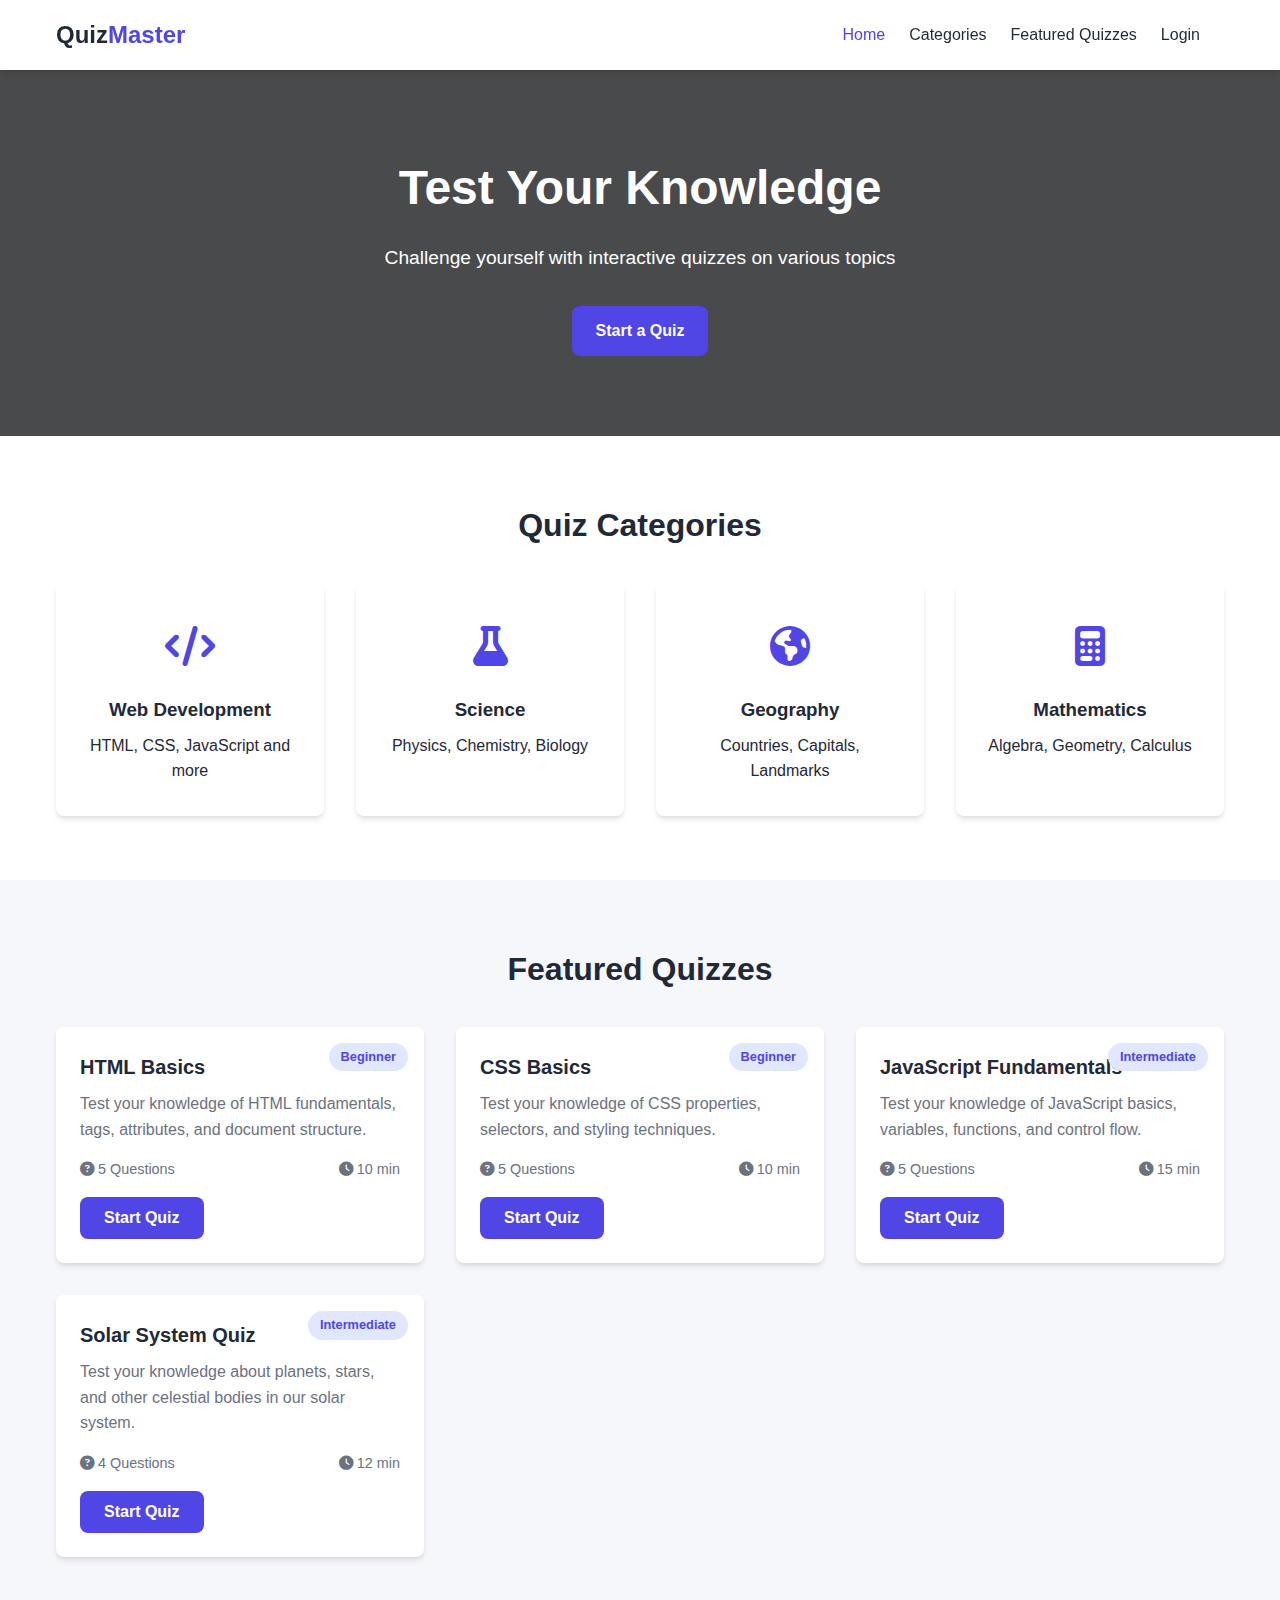
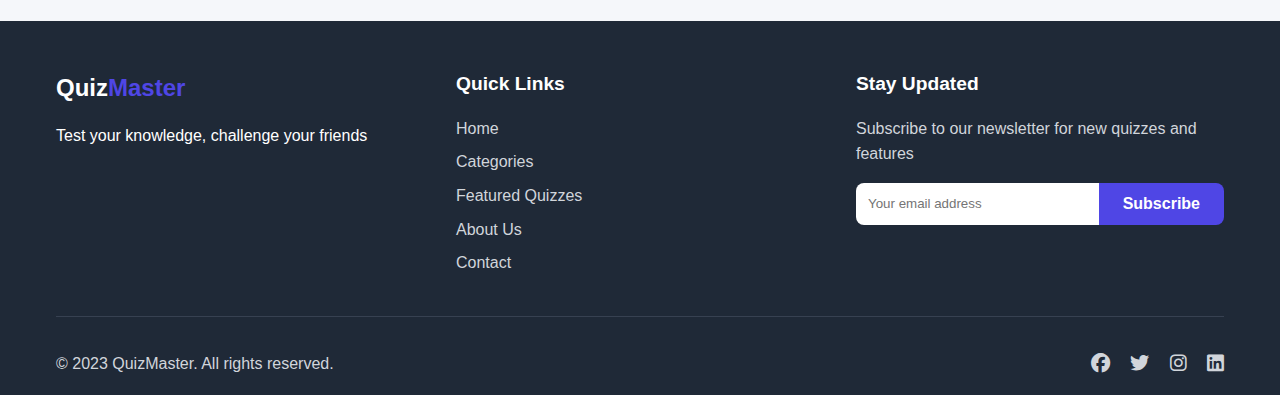
<file: Quiz-Master-Final/html/index.html>
<!DOCTYPE html>
<html lang="en">
<head>
    <meta charset="UTF-8">
    <meta name="viewport" content="width=device-width, initial-scale=1.0">
    <title>Quiz Master - Interactive Quiz System</title>
    <link rel="stylesheet" href="../css/styles.css">
    <link rel="stylesheet" href="https://cdnjs.cloudflare.com/ajax/libs/font-awesome/6.4.0/css/all.min.css">
</head>
<body>
    <!-- Header -->
    <header>
        <div class="container">
            <div class="logo">
                <h1>Quiz<span>Master</span></h1>
            </div>
            <nav>
                <ul>
                    
                    <li><a href="index.html" class="active">Home</a></li>
                    <li><a href="#categories">Categories</a></li>
                    <li><a href="#featured">Featured Quizzes</a></li>
                    <li><a href="login.html" id="login-btn">Login</a></li>
                    <li><a href="admin.html" id="admin-btn" class="hidden">Admin</a></li>
                </ul>
                <div class="menu-toggle">
                    <i class="fas fa-bars"></i>
                </div>
            </nav>
        </div>
    </header>

    <!-- Hero Section -->
    <section class="hero">
        <div class="container">
            <div class="hero-content">
                <h1>Test Your Knowledge</h1>
                <p>Challenge yourself with interactive quizzes on various topics</p>
                <a href="#featured" class="btn btn-primary">Start a Quiz</a>
            </div>
        </div>
    </section>

    <!-- Categories Section -->
    <section id="categories" class="categories">
        <div class="container">
            <h2 class="section-title">Quiz Categories</h2>
            <div class="category-grid">
                <div class="category-card" data-category="web-development">
                    <div class="category-icon">
                        <i class="fas fa-code"></i>
                    </div>
                    <h3>Web Development</h3>
                    <p>HTML, CSS, JavaScript and more</p>
                </div>
                <div class="category-card" data-category="science">
                    <div class="category-icon">
                        <i class="fas fa-flask"></i>
                    </div>
                    <h3>Science</h3>
                    <p>Physics, Chemistry, Biology</p>
                </div>
                <div class="category-card" data-category="geography">
                    <div class="category-icon">
                        <i class="fas fa-globe-americas"></i>
                    </div>
                    <h3>Geography</h3>
                    <p>Countries, Capitals, Landmarks</p>
                </div>
                <div class="category-card" data-category="mathematics">
                    <div class="category-icon">
                        <i class="fas fa-calculator"></i>
                    </div>
                    <h3>Mathematics</h3>
                    <p>Algebra, Geometry, Calculus</p>
                </div>
            </div>
        </div>
    </section>

    <!-- Featured Quizzes Section -->
    <section id="featured" class="featured-quizzes">
        <div class="container">
            <h2 class="section-title">Featured Quizzes</h2>
            <div class="quiz-grid" id="quiz-grid">
                <!-- Quiz cards will be dynamically inserted here -->
            </div>
        </div>
    </section>

    <!-- Footer -->
    <footer>
        <div class="container">
            <div class="footer-content">
                <div class="footer-logo">
                    <h2>Quiz<span>Master</span></h2>
                    <p>Test your knowledge, challenge your friends</p>
                </div>
                <div class="footer-links">
                    <h3>Quick Links</h3>
                    <ul>
                        <li><a href="index.html">Home</a></li>
                        <li><a href="#categories">Categories</a></li>
                        <li><a href="#featured">Featured Quizzes</a></li>
                        <li><a href="#">About Us</a></li>
                        <li><a href="#">Contact</a></li>
                    </ul>
                </div>
                <div class="footer-newsletter">
                    <h3>Stay Updated</h3>
                    <p>Subscribe to our newsletter for new quizzes and features</p>
                    <form id="newsletter-form">
                        <input type="email" placeholder="Your email address" required>
                        <button type="submit" class="btn btn-primary">Subscribe</button>
                    </form>
                </div>
            </div>
            <div class="footer-bottom">
                <p>&copy; 2023 QuizMaster. All rights reserved.</p>
                <div class="social-icons">
                    <a href="#"><i class="fab fa-facebook"></i></a>
                    <a href="#"><i class="fab fa-twitter"></i></a>
                    <a href="#"><i class="fab fa-instagram"></i></a>
                    <a href="#"><i class="fab fa-linkedin"></i></a>
                </div>
            </div>
        </div>
    </footer>

    <script src="../js/auth.js"></script>
    <script src="../js/main.js"></script>
</body>
</html>
</file>
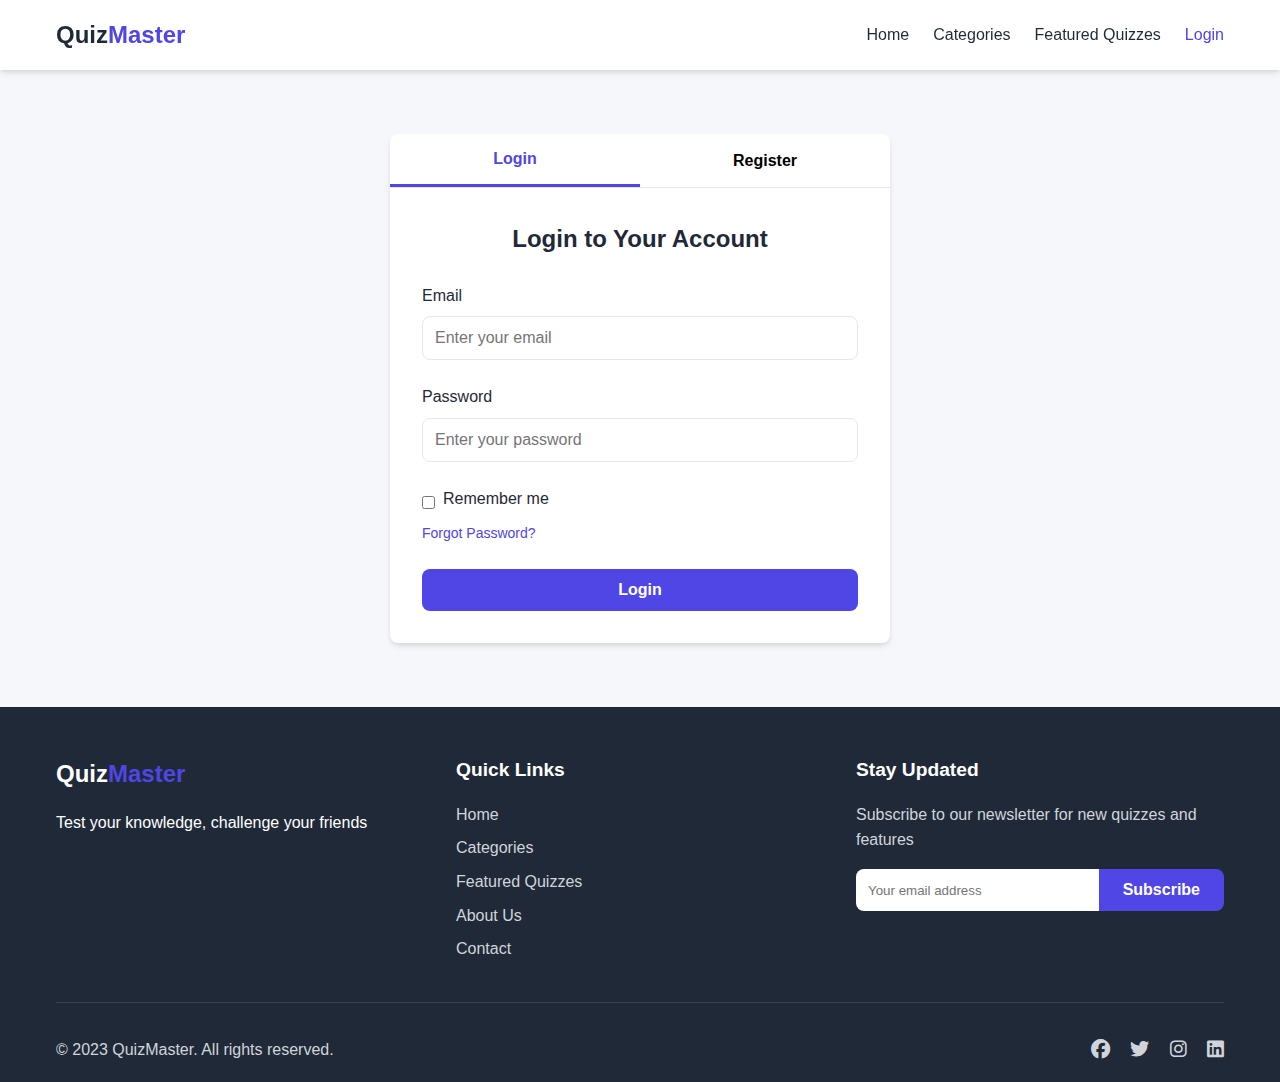
<file: Quiz-Master-Final/html/create-quiz.html>
<!DOCTYPE html>
<html lang="en">
<head>
  <meta charset="UTF-8" />
  <meta name="viewport" content="width=device-width, initial-scale=1.0" />
  <title>Create Quiz - Quiz Master</title>
  <link rel="stylesheet" href="../css/styles.css" />
  <link rel="stylesheet" href="../css/create-quiz.css" />
  <link rel="stylesheet" href="https://cdnjs.cloudflare.com/ajax/libs/font-awesome/6.4.0/css/all.min.css" />
  <style>
    .option {
      display: flex;
      align-items: center;
      gap: 10px;
      background-color: #ffffff;
      border: 1px solid #ccc;
      border-radius: 8px;
      padding: 12px 16px;
      margin-bottom: 10px;
      transition: border-color 0.2s ease, box-shadow 0.2s ease;
    }

    .option:hover {
      border-color: #4f46e5;
      box-shadow: 0 0 0 2px rgba(79, 70, 229, 0.2);
    }

    .option input[type="radio"] {
      accent-color: #4f46e5;
      transform: scale(1.2);
    }

    .option label {
      font-size: 16px;
      color: #333;
      cursor: pointer;
      width: 100%;
    }
  </style>
</head>
<body>
  <!-- Header -->
  <header>
    <div class="container">
      <div class="logo">
        <h1>Quiz<span>Master</span></h1>
      </div>
      <nav>
        <ul>
          <li><a href="index.html">Home</a></li>
          <li><a href="dashboard.html">Dashboard</a></li>
          <li><a href="create-quiz.html" class="active">Create Quiz</a></li>
          <li><a href="#" id="user-menu">
            <span id="user-name">User</span>
            <i class="fas fa-chevron-down"></i>
          </a>
            <ul class="dropdown-menu">
              <li><a href="profile.html">Profile</a></li>
              <li><a href="#" id="logout-btn">Logout</a></li>
            </ul>
          </li>
        </ul>
        <div class="menu-toggle">
          <i class="fas fa-bars"></i>
        </div>
      </nav>
    </div>
  </header>

  <!-- Create Quiz Section -->
  <section class="create-quiz-section">
    <div class="container">
      <div class="create-quiz-header">
        <h2 id="form-title">Create New Quiz</h2>
        <p>Design your own quiz with custom questions and answers</p>
      </div>

      <div class="create-quiz-container">
        <form id="create-quiz-form">
          <div class="form-section">
            <h3>Quiz Details</h3>
            <div class="form-group">
              <label for="quiz-title">Quiz Title</label>
              <input type="text" id="quiz-title" placeholder="Enter quiz title" required />
            </div>
            <div class="form-group">
              <label for="quiz-description">Description</label>
              <textarea id="quiz-description" placeholder="Enter quiz description" required></textarea>
            </div>
            <div class="form-row">
              <div class="form-group">
                <label for="quiz-category">Category</label>
                <select id="quiz-category" required>
                  <option value="">Select a category</option>
                  <option value="web-development">Web Development</option>
                  <option value="science">Science</option>
                  <option value="geography">Geography</option>
                  <option value="mathematics">Mathematics</option>
                  <option value="general-knowledge">General Knowledge</option>
                  <option value="custom">Custom Category</option>
                </select>
              </div>
              <div class="form-group custom-category hidden">
                <label for="custom-category-input">Custom Category</label>
                <input type="text" id="custom-category-input" placeholder="Enter custom category" />
              </div>
            </div>
            <div class="form-row">
              <div class="form-group">
                <label for="quiz-difficulty">Difficulty</label>
                <select id="quiz-difficulty" required>
                  <option value="">Select difficulty</option>
                  <option value="beginner">Beginner</option>
                  <option value="intermediate">Intermediate</option>
                  <option value="advanced">Advanced</option>
                </select>
              </div>
              <div class="form-group">
                <label for="quiz-time">Time Limit (minutes)</label>
                <input type="number" id="quiz-time" min="1" max="60" value="10" required />
              </div>
            </div>
            <div class="form-group">
              <label for="quiz-image">Cover Image (URL)</label>
              <input type="url" id="quiz-image" placeholder="Enter image URL (optional)" />
              <p class="form-help">Leave empty to use default image for the category</p>
            </div>
          </div>

          <div class="form-section">
            <h3>Questions</h3>
            <div id="questions-container">
              <!-- Question forms will be inserted here -->
            </div>

            <button type="button" id="add-question" class="btn btn-outline">
              <i class="fas fa-plus"></i> Add Question
            </button>
          </div>

          <div class="form-actions">
            <button type="submit" class="btn btn-primary">Save Quiz</button>
            <button type="button" id="cancel-quiz" class="btn btn-outline">Cancel</button>
          </div>
        </form>
      </div>
    </div>
  </section>

  <!-- Footer -->
  <footer>
    <div class="container">
      <div class="footer-content">
        <div class="footer-logo">
          <h2>Quiz<span>Master</span></h2>
          <p>Test your knowledge, challenge your friends</p>
        </div>
        <div class="footer-links">
          <h3>Quick Links</h3>
          <ul>
            <li><a href="index.html">Home</a></li>
            <li><a href="index.html#categories">Categories</a></li>
            <li><a href="index.html#featured">Featured Quizzes</a></li>
            <li><a href="#">About Us</a></li>
            <li><a href="#">Contact</a></li>
          </ul>
        </div>
        <div class="footer-newsletter">
          <h3>Stay Updated</h3>
          <p>Subscribe to our newsletter for new quizzes and features</p>
          <form id="newsletter-form">
            <input type="email" placeholder="Your email address" required />
            <button type="submit" class="btn btn-primary">Subscribe</button>
          </form>
        </div>
      </div>
      <div class="footer-bottom">
        <p>&copy; 2023 QuizMaster. All rights reserved.</p>
        <div class="social-icons">
          <a href="#"><i class="fab fa-facebook"></i></a>
          <a href="#"><i class="fab fa-twitter"></i></a>
          <a href="#"><i class="fab fa-instagram"></i></a>
          <a href="#"><i class="fab fa-linkedin"></i></a>
        </div>
      </div>
    </div>
  </footer>

  <script src="../js/auth.js"></script>
  <script src="../js/create-quiz.js"></script>
</body>
</html>
</file>
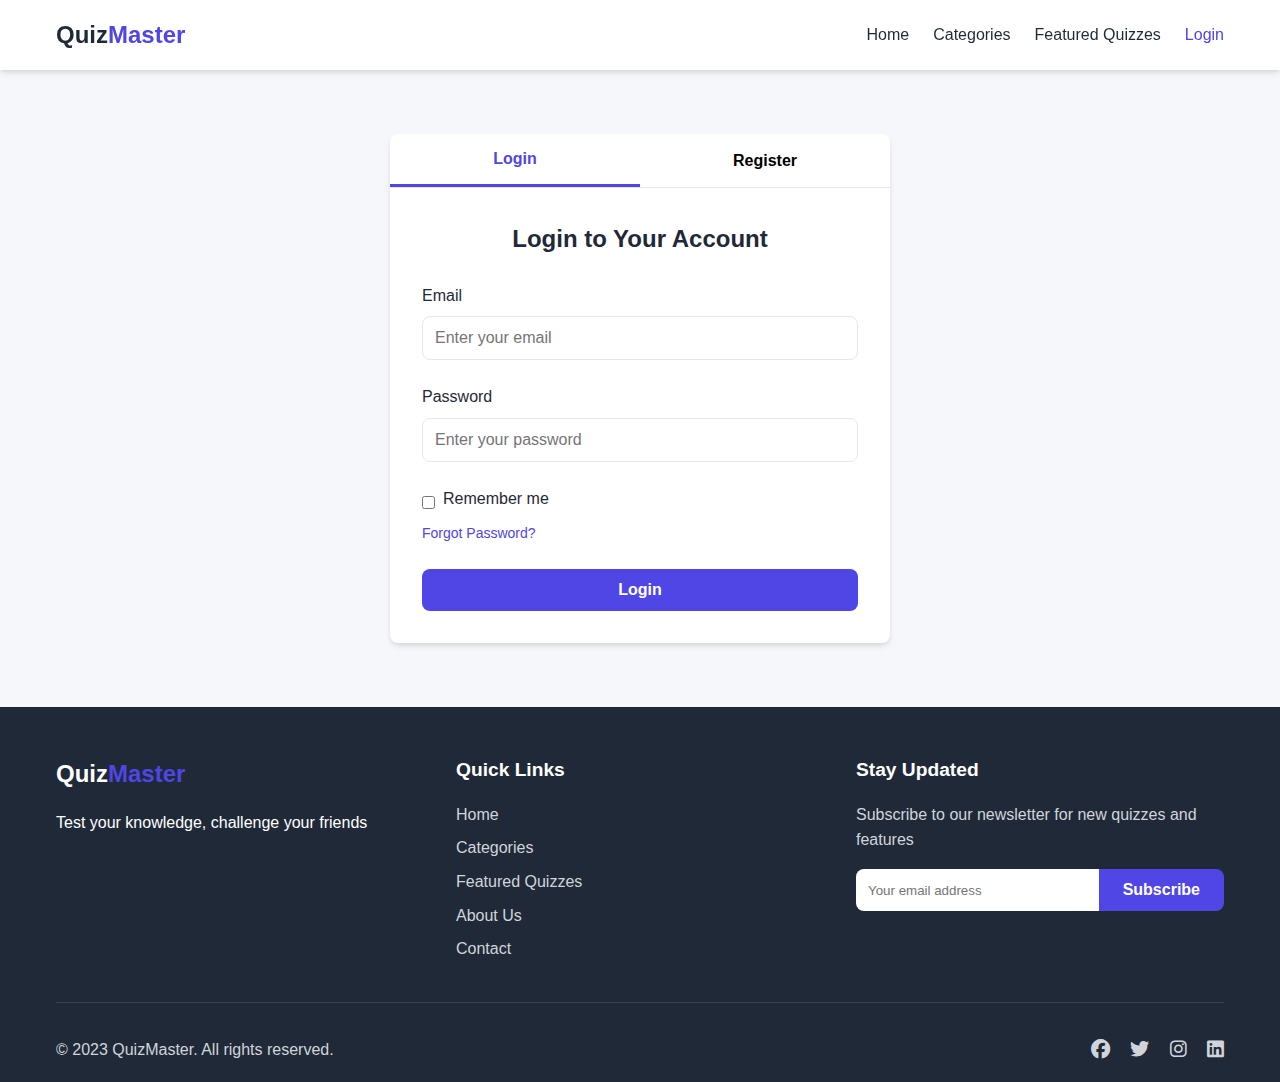
<file: Quiz-Master-Final/html/dashboard.html>
<!DOCTYPE html>
<html lang="en">
<head>
    <meta charset="UTF-8">
    <meta name="viewport" content="width=device-width, initial-scale=1.0">
    <title>Dashboard - Quiz Master</title>
    <link rel="stylesheet" href="../css/styles.css">
    <link rel="stylesheet" href="../css/dashboard.css">
    <link rel="stylesheet" href="https://cdnjs.cloudflare.com/ajax/libs/font-awesome/6.4.0/css/all.min.css">
</head>
<body>
    <!-- Header -->
    <header>
        <div class="container">
            <div class="logo">
                <h1>Quiz<span>Master</span></h1>
            </div>
            <nav>
                <ul>
                    <li><a href="index.html">Home</a></li>
                    <li><a href="dashboard.html" class="active">Dashboard</a></li>
                    <li><a href="create-quiz.html">Create Quiz</a></li>
                    <li><a href="#" id="user-menu">
                        <span id="user-name">User</span>
                        <i class="fas fa-chevron-down"></i>
                    </a>
                        <ul class="dropdown-menu">
                            <li><a href="profile.html">Profile</a></li>
                            <li><a href="#" id="logout-btn">Logout</a></li>
                        </ul>
                    </li>
                </ul>
                <div class="menu-toggle">
                    <i class="fas fa-bars"></i>
                </div>
            </nav>
        </div>
    </header>

    <!-- Dashboard Section -->
    <section class="dashboard-section">
        <div class="container">
            <div class="dashboard-header">
                <h2>Welcome, <span id="dashboard-user-name">User</span>!</h2>
                <p>Manage your quizzes and track your progress</p>
            </div>
            
            <div class="dashboard-stats">
                <div class="stat-card">
                    <div class="stat-icon">
                        <i class="fas fa-trophy"></i>
                    </div>
                    <div class="stat-info">
                        <h3 id="quizzes-taken">0</h3>
                        <p>Quizzes Taken</p>
                    </div>
                </div>
                <div class="stat-card">
                    <div class="stat-icon">
                        <i class="fas fa-star"></i>
                    </div>
                    <div class="stat-info">
                        <h3 id="avg-score">0%</h3>
                        <p>Average Score</p>
                    </div>
                </div>
                <div class="stat-card">
                    <div class="stat-icon">
                        <i class="fas fa-pencil-alt"></i>
                    </div>
                    <div class="stat-info">
                        <h3 id="quizzes-created">0</h3>
                        <p>Quizzes Created</p>
                    </div>
                </div>
            </div>
            
            <div class="dashboard-tabs">
                <button class="tab-btn active" data-tab="my-quizzes">My Quizzes</button>
                <button class="tab-btn" data-tab="history">Quiz History</button>
                <button class="tab-btn" data-tab="favorites">Favorites</button>
            </div>
            
            <div class="dashboard-content">
                <!-- My Quizzes Tab -->
                <div class="tab-content active" id="my-quizzes-tab">
                    <div class="tab-header">
                        <h3>My Quizzes</h3>
                        <a href="create-quiz.html" class="btn btn-primary">Create New Quiz</a>
                    </div>
                    <div class="quiz-grid" id="my-quizzes-grid">
                        <!-- User's quizzes will be displayed here -->
                    </div>
                </div>
                
                <!-- Quiz History Tab -->
                <div class="tab-content" id="history-tab">
                    <div class="tab-header">
                        <h3>Quiz History</h3>
                    </div>
                    <div class="history-list" id="history-list">
                        <!-- Quiz history will be displayed here -->
                    </div>
                </div>
                
                <!-- Favorites Tab -->
                <div class="tab-content" id="favorites-tab">
                    <div class="tab-header">
                        <h3>Favorite Quizzes</h3>
                    </div>
                    <div class="quiz-grid" id="favorites-grid">
                        <!-- Favorite quizzes will be displayed here -->
                    </div>
                </div>
            </div>
        </div>
    </section>

    <!-- Footer -->
    <footer>
        <div class="container">
            <div class="footer-content">
                <div class="footer-logo">
                    <h2>Quiz<span>Master</span></h2>
                    <p>Test your knowledge, challenge your friends</p>
                </div>
                <div class="footer-links">
                    <h3>Quick Links</h3>
                    <ul>
                        <li><a href="index.html">Home</a></li>
                        <li><a href="index.html#categories">Categories</a></li>
                        <li><a href="index.html#featured">Featured Quizzes</a></li>
                        <li><a href="#">About Us</a></li>
                        <li><a href="#">Contact</a></li>
                    </ul>
                </div>
                <div class="footer-newsletter">
                    <h3>Stay Updated</h3>
                    <p>Subscribe to our newsletter for new quizzes and features</p>
                    <form id="newsletter-form">
                        <input type="email" placeholder="Your email address" required>
                        <button type="submit" class="btn btn-primary">Subscribe</button>
                    </form>
                </div>
            </div>
            <div class="footer-bottom">
                <p>&copy; 2023 QuizMaster. All rights reserved.</p>
                <div class="social-icons">
                    <a href="#"><i class="fab fa-facebook"></i></a>
                    <a href="#"><i class="fab fa-twitter"></i></a>
                    <a href="#"><i class="fab fa-instagram"></i></a>
                    <a href="#"><i class="fab fa-linkedin"></i></a>
                </div>
            </div>
        </div>
    </footer>

    <script src="../js/auth.js"></script>
    <script src="../js/dashboard.js"></script>
</body>
</html>
</file>
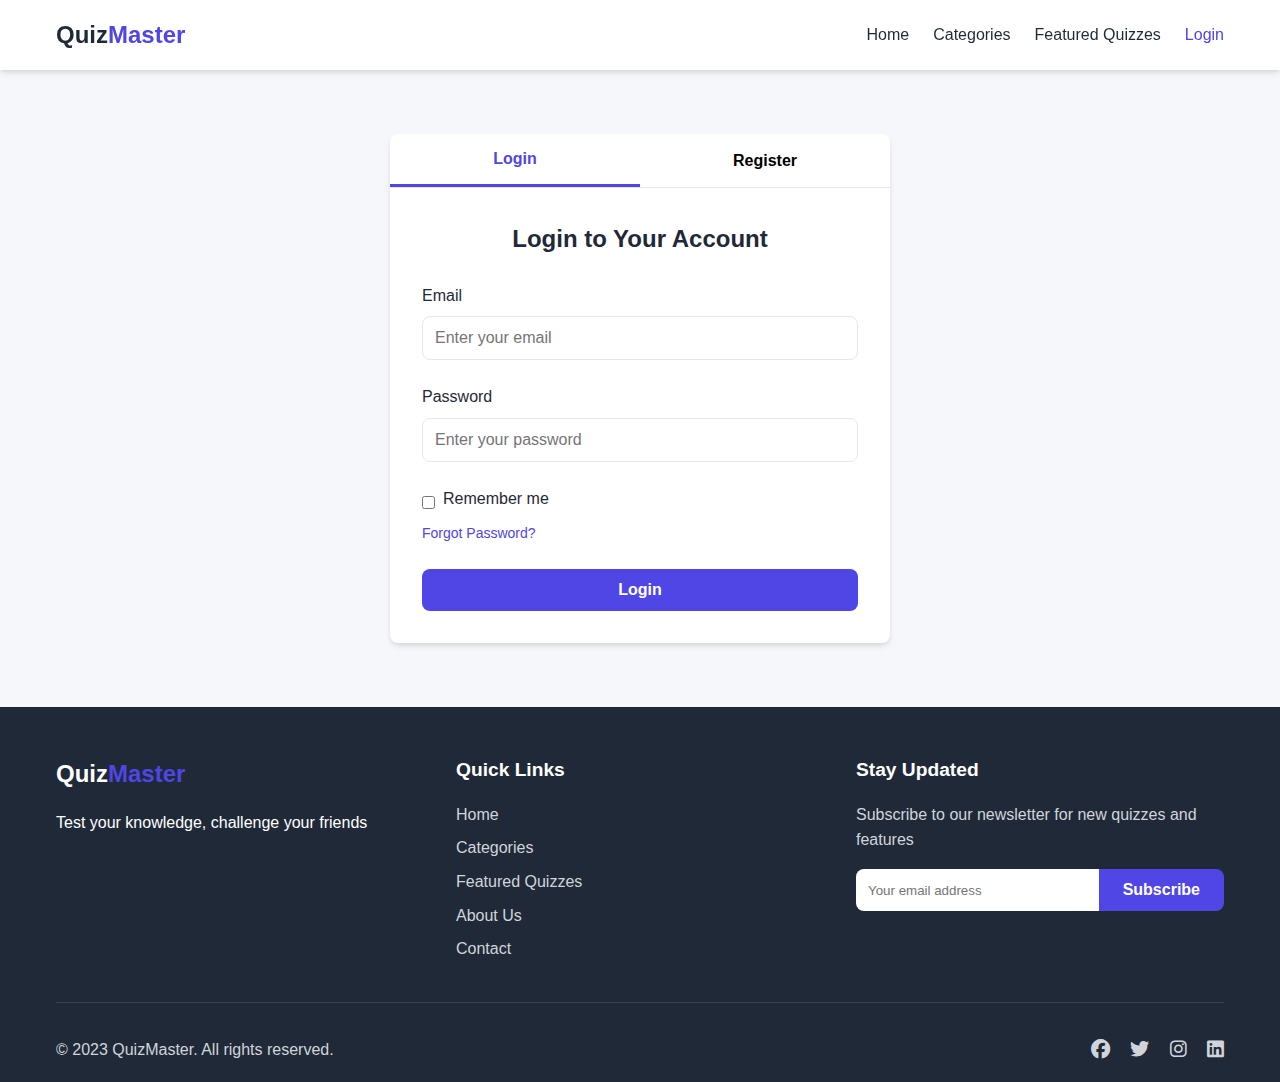
<file: Quiz-Master-Final/html/login.html>
<!DOCTYPE html>
<html lang="en">
<head>
    <meta charset="UTF-8">
    <meta name="viewport" content="width=device-width, initial-scale=1.0">
    <title>Login - Quiz Master</title>
    <link rel="stylesheet" href="../css/styles.css">
    <link rel="stylesheet" href="https://cdnjs.cloudflare.com/ajax/libs/font-awesome/6.4.0/css/all.min.css">
</head>
<body>
    <!-- Header -->
    <header>
        <div class="container">
            <div class="logo">
                <h1>Quiz<span>Master</span></h1>
            </div>
            <nav>
                <ul>
                    <li><a href="index.html">Home</a></li>
                    <li><a href="index.html#categories">Categories</a></li>
                    <li><a href="index.html#featured">Featured Quizzes</a></li>
                    <li><a href="login.html" class="active">Login</a></li>
                </ul>
                <div class="menu-toggle">
                    <i class="fas fa-bars"></i>
                </div>
            </nav>
        </div>
    </header>

    <!-- Login/Register Section -->
    <section class="auth-section">
        <div class="container">
            <div class="auth-container">
                <div class="auth-tabs">
                    <button class="auth-tab active" data-tab="login">Login</button>
                    <button class="auth-tab" data-tab="register">Register</button>
                </div>
                
                <!-- Login Form -->
                <div class="auth-form active" id="login-form-container">
                    <h2>Login to Your Account</h2>
                    <form id="login-form">
                        <div class="form-group">
                            <label for="login-email">Email</label>
                            <input type="email" id="login-email" placeholder="Enter your email" required>
                        </div>
                        <div class="form-group">
                            <label for="login-password">Password</label>
                            <input type="password" id="login-password" placeholder="Enter your password" required>
                        </div>
                        <div class="form-group">
                            <div class="remember-me">
                                <input type="checkbox" id="remember-me">
                                <label for="remember-me">Remember me</label>
                            </div>
                            <a href="#" class="forgot-password">Forgot Password?</a>
                        </div>
                        <button type="submit" class="btn btn-primary btn-block">Login</button>
                    </form>
                </div>
                
                <!-- Register Form -->
                <div class="auth-form" id="register-form-container">
                    <h2>Create an Account</h2>
                    <form id="register-form">
                        <div class="form-group">
                            <label for="register-name">Full Name</label>
                            <input type="text" id="register-name" placeholder="Enter your full name" required>
                        </div>
                        <div class="form-group">
                            <label for="register-email">Email</label>
                            <input type="email" id="register-email" placeholder="Enter your email" required>
                        </div>
                        <div class="form-group">
                            <label for="register-password">Password</label>
                            <input type="password" id="register-password" placeholder="Enter your password" required>
                        </div>
                        <div class="form-group">
                            <label for="confirm-password">Confirm Password</label>
                            <input type="password" id="confirm-password" placeholder="Confirm your password" required>
                        </div>
                        <button type="submit" class="btn btn-primary btn-block">Register</button>
                    </form>
                </div>
            </div>
        </div>
    </section>

    <!-- Footer -->
    <footer>
        <div class="container">
            <div class="footer-content">
                <div class="footer-logo">
                    <h2>Quiz<span>Master</span></h2>
                    <p>Test your knowledge, challenge your friends</p>
                </div>
                <div class="footer-links">
                    <h3>Quick Links</h3>
                    <ul>
                        <li><a href="index.html">Home</a></li>
                        <li><a href="index.html#categories">Categories</a></li>
                        <li><a href="index.html#featured">Featured Quizzes</a></li>
                        <li><a href="#">About Us</a></li>
                        <li><a href="#">Contact</a></li>
                    </ul>
                </div>
                <div class="footer-newsletter">
                    <h3>Stay Updated</h3>
                    <p>Subscribe to our newsletter for new quizzes and features</p>
                    <form id="newsletter-form">
                        <input type="email" placeholder="Your email address" required>
                        <button type="submit" class="btn btn-primary">Subscribe</button>
                    </form>
                </div>
            </div>
            <div class="footer-bottom">
                <p>&copy; 2023 QuizMaster. All rights reserved.</p>
                <div class="social-icons">
                    <a href="#"><i class="fab fa-facebook"></i></a>
                    <a href="#"><i class="fab fa-twitter"></i></a>
                    <a href="#"><i class="fab fa-instagram"></i></a>
                    <a href="#"><i class="fab fa-linkedin"></i></a>
                </div>
            </div>
        </div>
    </footer>

    <script src="../js/auth.js"></script>
</body>
</html>
</file>
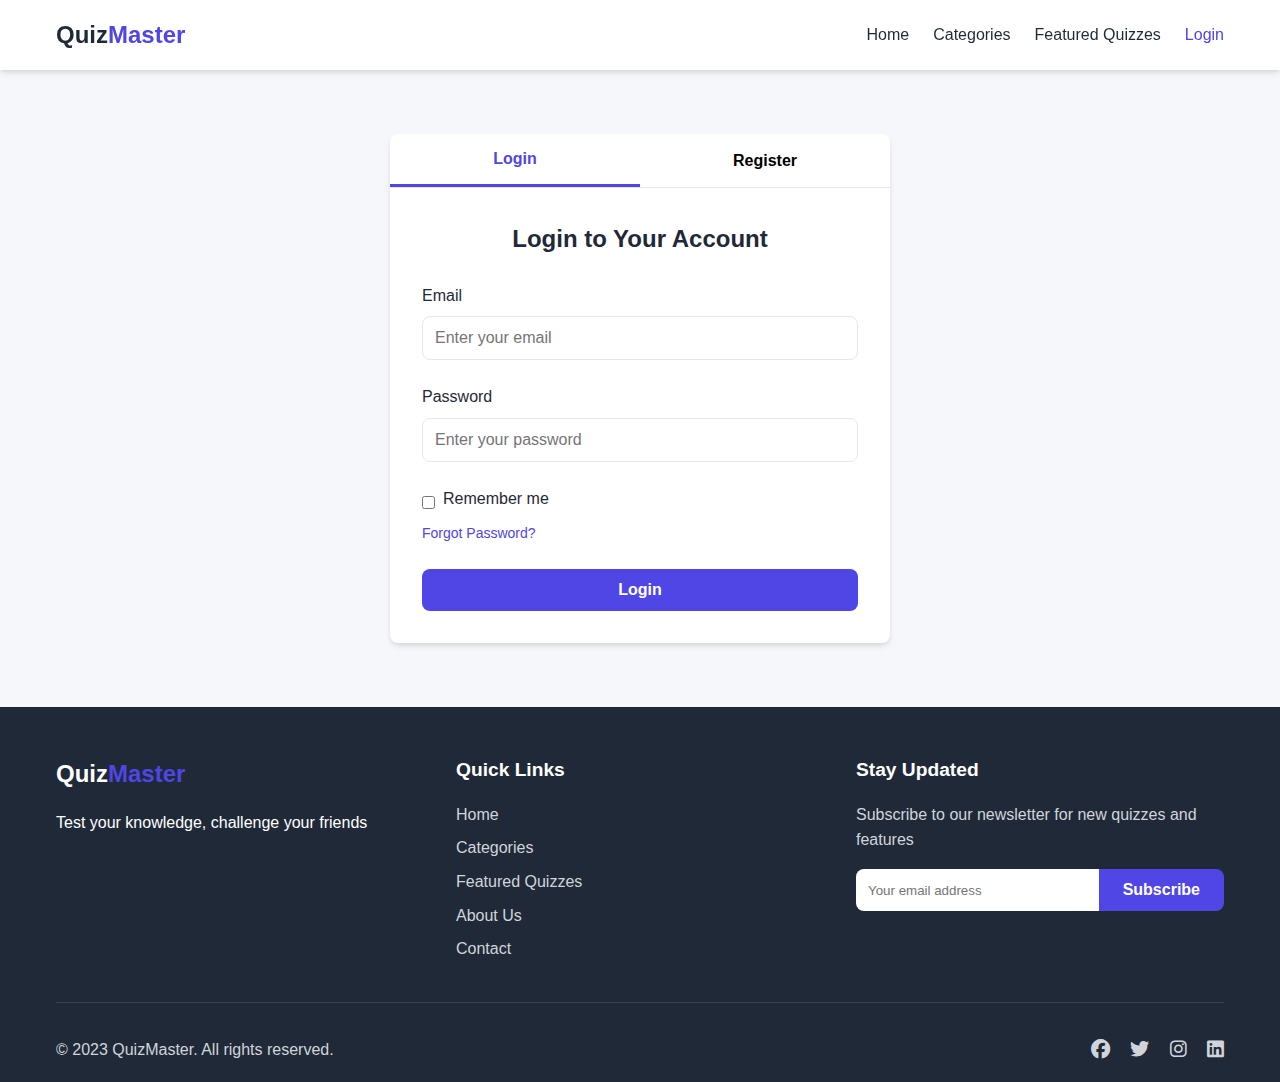
<file: Quiz-Master-Final/html/profile.html>
<!DOCTYPE html>
<html lang="en">
<head>
  <meta charset="UTF-8" />
  <title>Admin - User Profiles</title>
  <link rel="stylesheet" href="../css/styles.css" />
  <link rel="stylesheet" href="../css/dashboard.css" />
  <script defer src="../js/profile.js"></script>
  <script defer src="../js/auth.js"></script>
  <link rel="stylesheet" href="https://cdnjs.cloudflare.com/ajax/libs/font-awesome/6.4.0/css/all.min.css">
  <style>
    body {
      background-color: #f6f8fb;
    }

    header.navbar-header {
      background-color: white;
      border-bottom: 1px solid #ccc;
    }

    .navbar-container {
      display: flex;
      justify-content: space-between;
      align-items: center;
      padding: 15px 20px;
      max-width: 1200px;
      margin: auto;
    }

    .navbar-container .logo {
      font-size: 24px;
      font-weight: bold;
    }

    .navbar-container nav ul {
      list-style: none;
      display: flex;
      gap: 20px;
      margin: 0;
      padding: 0;
    }

    .navbar-container nav ul li a {
      text-decoration: none;
      color: #333;
      font-weight: 500;
    }

    .page-title {
      text-align: center;
      font-size: 26px;
      margin-top: 40px;
    }

    .subtitle {
      text-align: center;
      color: #666;
      margin-bottom: 30px;
    }

    .container {
      max-width: 1000px;
      margin: auto;
      padding: 0 20px;
    }

    .filter-bar {
      display: flex;
      justify-content: space-between;
      align-items: center;
      margin-bottom: 20px;
    }

    .filter-bar input,
    .filter-bar select {
      padding: 8px;
      font-size: 14px;
      width: 48%;
    }

    .user-card {
      background: #fff;
      border: 1px solid #ccc;
      border-radius: 10px;
      padding: 20px;
      margin-bottom: 15px;
    }

    .quiz-entry {
      background: #f9f9f9;
      margin: 10px 0;
      padding: 10px;
      border-radius: 6px;
    }

    .modal {
      display: none;
      position: fixed;
      z-index: 1000;
      left: 0;
      top: 0;
      width: 100%;
      height: 100%;
      overflow: auto;
      background-color: rgba(0, 0, 0, 0.4);
    }

    .modal-content {
      background-color: #fff;
      margin: 10% auto;
      padding: 20px;
      border-radius: 10px;
      width: 90%;
      max-width: 600px;
    }

    .close {
      color: #aaa;
      float: right;
      font-size: 24px;
      font-weight: bold;
      cursor: pointer;
    }

    .save-feedback-btn {
      margin-top: 10px;
      background-color: #4f46e5;
      color: white;
      padding: 8px 16px;
      border: none;
      border-radius: 5px;
      cursor: pointer;
    }

    footer {
      background-color: #2c2c2c;
      color: #fff;
      padding: 20px;
      text-align: center;
      margin-top: 60px;
    }

    footer p {
      margin: 0;
    }
    .feedback-btn {
  background-color: #4f46e5;
  color: white;
  border: none;
  padding: 6px 14px;
  border-radius: 6px;
  cursor: pointer;
  font-size: 14px;
  margin-top: 8px;
  transition: background-color 0.2s ease;
}

.feedback-btn:hover {
  background-color: #4338ca;
}

  </style>
</head>
<body>

  <!-- NAVBAR (Public-style) -->
  <header class="navbar-header">
    <div class="navbar-container">
      <div class="logo">
        <a href="index.html" style="text-decoration: none; color: black;">
          Quiz<span style="color: #4f46e5;">Master</span>
        </a>
      </div>
      <nav>
        <ul>
          <li><a href="index.html">Home</a></li>
          <li><a href="categories.html">Categories</a></li>
          <li><a href="dashboard.html">Featured Quizzes</a></li>
          <li><a href="login.html">Login</a></li>
          <li><a href="admin.html">Admin</a></li>
        </ul>
      </nav>
    </div>
  </header>

  <main class="container">
    <h1 class="page-title">All User Profiles</h1>
    <p class="subtitle">Filter, inspect, and leave feedback for users</p>

    <div class="filter-bar">
      <input type="text" id="searchInput" placeholder="Search by name or email..." />
      <select id="filterSelect">
        <option value="all">All</option>
        <option value="admin">Admins</option>
        <option value="user">Users</option>
        <option value="hasTaken">Only With Quiz History</option>
      </select>
    </div>

    <div id="user-profiles-container"></div>
  </main>

  <!-- MODAL -->
  <div id="feedbackModal" class="modal">
    <div class="modal-content">
      <span class="close" id="closeModal">&times;</span>
      <h3>Leave Feedback</h3>
      <div id="modalContent"></div>
      <button class="save-feedback-btn" id="saveFeedbackBtn">Save</button>
    </div>
  </div>

  <!-- FOOTER -->
  <footer>
    <p>&copy; 2025 <strong>QuizMaster</strong> — All rights reserved.</p>
  </footer>

</body>
</html>
</file>
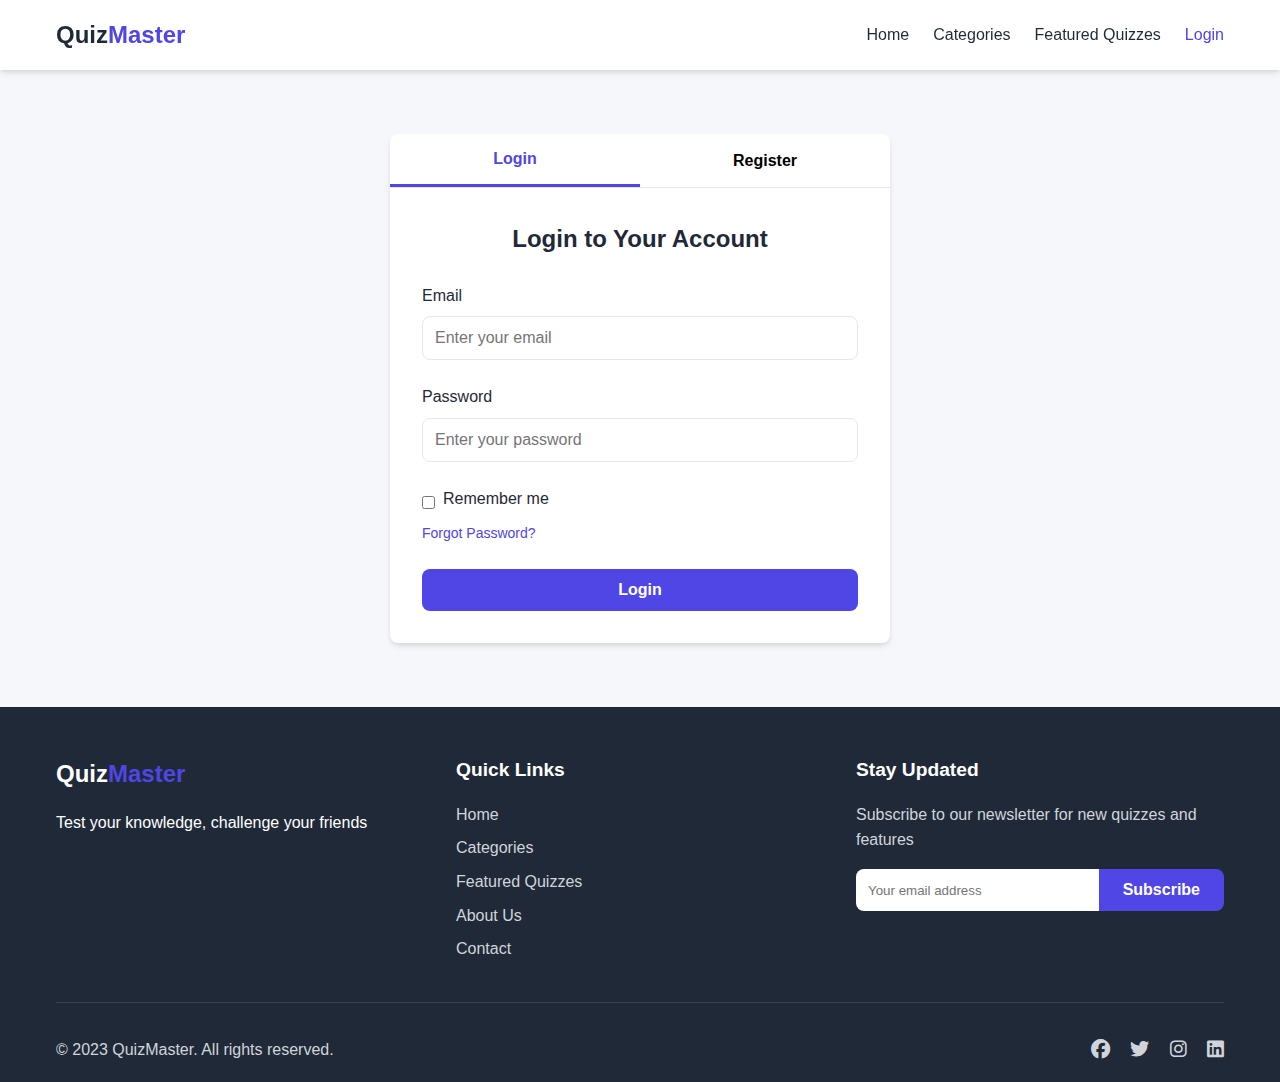
<file: Quiz-Master-Final/html/quiz.html>
<!DOCTYPE html>
<html lang="en">
<head>
    <meta charset="UTF-8">
    <meta name="viewport" content="width=device-width, initial-scale=1.0">
    <title>Take Quiz - Quiz Master</title>
    <link rel="stylesheet" href="../css/styles.css">
    <link rel="stylesheet" href="../css/quiz.css">
    <link rel="stylesheet" href="https://cdnjs.cloudflare.com/ajax/libs/font-awesome/6.4.0/css/all.min.css">
</head>
<body>
    <!-- Header -->
    <header>
        <div class="container">
            <div class="logo">
                <h1>Quiz<span>Master</span></h1>
            </div>
            <nav>
                <ul>
                    <li><a href="index.html">Home</a></li>
                    <li><a href="dashboard.html">Dashboard</a></li>
                    <li><a href="#" id="user-menu">
                        <span id="user-name">User</span>
                        <i class="fas fa-chevron-down"></i>
                    </a>
                        <ul class="dropdown-menu">
                            <li><a href="profile.html">Profile</a></li>
                            <li><a href="#" id="logout-btn">Logout</a></li>
                        </ul>
                    </li>
                </ul>
                <div class="menu-toggle">
                    <i class="fas fa-bars"></i>
                </div>
            </nav>
        </div>
    </header>

    <!-- Quiz Container -->
    <section id="quiz-container" class="quiz-container">
        <div class="container">
            <div class="quiz-header">
                <h2 id="quiz-title">Quiz Title</h2>
                <div class="quiz-info">
                    <span id="current-question">Question 1 of 10</span>
                    <span id="timer"><i class="fas fa-clock"></i> <span id="time-left">10:00</span></span>
                </div>
                <div class="progress-bar">
                    <div class="progress" id="quiz-progress"></div>
                </div>
            </div>
            <div class="quiz-content">
                <div id="question-container">
                    <h3 id="question-text">Question text goes here?</h3>
                    <div class="options-container" id="options-container">
                        <!-- Options will be inserted here by JavaScript -->
                    </div>
                </div>
                <div id="feedback-container" class="hidden">
                    <div id="feedback-content"></div>
                </div>
            </div>
            <div class="quiz-footer">
                <button id="next-btn" class="btn btn-primary" disabled>Next Question</button>
            </div>
        </div>
    </section>

    <!-- Results Container (Hidden by default) -->
    <section id="results-container" class="results-container hidden">
        <div class="container">
            <div class="results-header">
                <h2>Quiz Results</h2>
                <p id="results-summary">You scored 0 out of 10</p>
            </div>
            <div class="results-content">
                <div class="score-circle">
                    <div class="score-percent" id="score-percent">0%</div>
                    <div class="score-label">Correct Answers</div>
                </div>
                <div class="results-details">
                    <h3>Question Summary:</h3>
                    <div id="question-summary">
                        <!-- Question summary will be inserted here by JavaScript -->
                    </div>
                </div>
            </div>
            <div class="results-footer">
                <button id="retry-btn" class="btn btn-primary">Try Again</button>
                <button id="home-btn" class="btn btn-outline">Back to Dashboard</button>
            </div>
        </div>
    </section>

    <!-- Footer -->
    <footer>
        <div class="container">
            <div class="footer-content">
                <div class="footer-logo">
                    <h2>Quiz<span>Master</span></h2>
                    <p>Test your knowledge, challenge your friends</p>
                </div>
                <div class="footer-links">
                    <h3>Quick Links</h3>
                    <ul>
                        <li><a href="index.html">Home</a></li>
                        <li><a href="index.html#categories">Categories</a></li>
                        <li><a href="index.html#featured">Featured Quizzes</a></li>
                        <li><a href="#">About Us</a></li>
                        <li><a href="#">Contact</a></li>
                    </ul>
                </div>
                <div class="footer-newsletter">
                    <h3>Stay Updated</h3>
                    <p>Subscribe to our newsletter for new quizzes and features</p>
                    <form id="newsletter-form">
                        <input type="email" placeholder="Your email address" required>
                        <button type="submit" class="btn btn-primary">Subscribe</button>
                    </form>
                </div>
            </div>
            <div class="footer-bottom">
                <p>&copy; 2023 QuizMaster. All rights reserved.</p>
                <div class="social-icons">
                    <a href="#"><i class="fab fa-facebook"></i></a>
                    <a href="#"><i class="fab fa-twitter"></i></a>
                    <a href="#"><i class="fab fa-instagram"></i></a>
                    <a href="#"><i class="fab fa-linkedin"></i></a>
                </div>
            </div>
        </div>
    </footer>

    <script src="../js/auth.js"></script>
    <script src="../js/quiz.js"></script>
</body>
</html>
</file>
<file: Quiz-Master-Final/css/styles.css>
/* Base Styles */
:root {
  --primary-color: #4f46e5;
  --primary-dark: #4338ca;
  --primary-light: #e0e7ff;
  --secondary-color: #10b981;
  --dark-color: #1f2937;
  --light-color: #f9fafb;
  --danger-color: #ef4444;
  --success-color: #10b981;
  --gray-color: #6b7280;
  --border-color: #e5e7eb;
  --box-shadow: 0 4px 6px -1px rgba(0, 0, 0, 0.1), 0 2px 4px -1px rgba(0, 0, 0, 0.06);
  --border-radius: 0.5rem;
  --transition: all 0.3s ease;
}

* {
  margin: 0;
  padding: 0;
  box-sizing: border-box;
}

body {
  font-family: "Segoe UI", Tahoma, Geneva, Verdana, sans-serif;
  line-height: 1.6;
  color: var(--dark-color);
  background-color: #f5f7fa;
}

.container {
  width: 100%;
  max-width: 1200px;
  margin: 0 auto;
  padding: 0 1rem;
}

a {
  text-decoration: none;
  color: var(--primary-color);
}

ul {
  list-style: none;
}

.hidden {
  display: none !important;
}

.section-title {
  text-align: center;
  margin-bottom: 2rem;
  font-size: 2rem;
  color: var(--dark-color);
}

/* Button Styles */
.btn {
  display: inline-block;
  padding: 0.75rem 1.5rem;
  border-radius: var(--border-radius);
  font-weight: 600;
  cursor: pointer;
  transition: var(--transition);
  border: none;
  font-size: 1rem;
}

.btn-primary {
  background-color: var(--primary-color);
  color: white;
}

.btn-primary:hover {
  background-color: var(--primary-dark);
}

.btn-primary:disabled {
  background-color: var(--gray-color);
  cursor: not-allowed;
}

.btn-outline {
  background-color: transparent;
  border: 2px solid var(--primary-color);
  color: var(--primary-color);
}

.btn-outline:hover {
  background-color: var(--primary-color);
  color: white;
}

.btn-danger {
  background-color: var(--danger-color);
  color: white;
}

.btn-danger:hover {
  background-color: #dc2626;
}

.btn-block {
  display: block;
  width: 100%;
}

.btn-icon {
  background: none;
  border: none;
  font-size: 1rem;
  cursor: pointer;
  color: var(--gray-color);
  transition: var(--transition);
}

.btn-icon:hover {
  color: var(--danger-color);
}

.btn-icon:disabled {
  color: #d1d5db;
  cursor: not-allowed;
}

/* Form Styles */
.form-group {
  margin-bottom: 1.5rem;
}

.form-group label {
  display: block;
  margin-bottom: 0.5rem;
  font-weight: 500;
}

.form-group input,
.form-group select,
.form-group textarea {
  width: 100%;
  padding: 0.75rem;
  border: 1px solid var(--border-color);
  border-radius: var(--border-radius);
  font-size: 1rem;
  font-family: inherit;
}

.form-group textarea {
  min-height: 100px;
  resize: vertical;
}

.form-row {
  display: grid;
  grid-template-columns: 1fr 1fr;
  gap: 1rem;
}

.form-help {
  font-size: 0.875rem;
  color: var(--gray-color);
  margin-top: 0.25rem;
}

.form-actions {
  display: flex;
  justify-content: flex-end;
  gap: 1rem;
  margin-top: 2rem;
}

/* Header Styles */
header {
  background-color: white;
  box-shadow: var(--box-shadow);
  position: sticky;
  top: 0;
  z-index: 100;
}

header .container {
  display: flex;
  justify-content: space-between;
  align-items: center;
  padding: 1rem;
}

.logo h1 {
  font-size: 1.5rem;
  color: var(--dark-color);
}

.logo span {
  color: var(--primary-color);
}

nav ul {
  display: flex;
}

nav ul li {
  margin-left: 1.5rem;
  position: relative;
}

nav ul li a {
  color: var(--dark-color);
  font-weight: 500;
  transition: var(--transition);
}

nav ul li a:hover,
nav ul li a.active {
  color: var(--primary-color);
}

.dropdown-menu {
  position: absolute;
  top: 100%;
  right: 0;
  background-color: white;
  box-shadow: var(--box-shadow);
  border-radius: var(--border-radius);
  width: 180px;
  display: none;
  z-index: 10;
}

nav ul li:hover .dropdown-menu {
  display: block;
}

.dropdown-menu li {
  margin: 0;
}

.dropdown-menu li a {
  display: block;
  padding: 0.75rem 1rem;
}

.dropdown-menu li a:hover {
  background-color: var(--primary-light);
}

.menu-toggle {
  display: none;
  font-size: 1.5rem;
  cursor: pointer;
}

/* Hero Section */
.hero {
  background: linear-gradient(rgba(0, 0, 0, 0.7), rgba(0, 0, 0, 0.7)),
    url("https://source.unsplash.com/random/1600x900/?quiz") no-repeat center center / cover;
  color: white;
  padding: 5rem 0;
  text-align: center;
}

.hero-content {
  max-width: 800px;
  margin: 0 auto;
}

.hero h1 {
  font-size: 3rem;
  margin-bottom: 1rem;
}

.hero p {
  font-size: 1.2rem;
  margin-bottom: 2rem;
}

/* Categories Section */
.categories {
  padding: 4rem 0;
  background-color: white;
}

.category-grid {
  display: grid;
  grid-template-columns: repeat(auto-fill, minmax(250px, 1fr));
  gap: 2rem;
}

.category-card {
  background-color: white;
  border-radius: var(--border-radius);
  box-shadow: var(--box-shadow);
  padding: 2rem;
  text-align: center;
  transition: var(--transition);
  cursor: pointer;
}

.category-card:hover {
  transform: translateY(-5px);
}

.category-icon {
  font-size: 2.5rem;
  color: var(--primary-color);
  margin-bottom: 1rem;
}

.category-card h3 {
  margin-bottom: 0.5rem;
}

/* Featured Quizzes Section */
.featured-quizzes {
  padding: 4rem 0;
  background-color: #f5f7fa;
}

.quiz-grid {
  display: grid;
  grid-template-columns: repeat(auto-fill, minmax(300px, 1fr));
  gap: 2rem;
}

.quiz-card {
  background-color: white;
  border-radius: var(--border-radius);
  box-shadow: var(--box-shadow);
  padding: 1.5rem;
  position: relative;
  transition: var(--transition);
}

.quiz-card:hover {
  transform: translateY(-5px);
}

.quiz-badge {
  position: absolute;
  top: 1rem;
  right: 1rem;
  background-color: var(--primary-light);
  color: var(--primary-color);
  padding: 0.25rem 0.75rem;
  border-radius: 1rem;
  font-size: 0.8rem;
  font-weight: 600;
}

.quiz-card h3 {
  margin-bottom: 0.5rem;
  font-size: 1.25rem;
}

.quiz-card p {
  color: var(--gray-color);
  margin-bottom: 1rem;
}

.quiz-meta {
  display: flex;
  justify-content: space-between;
  margin-bottom: 1rem;
  color: var(--gray-color);
  font-size: 0.9rem;
}

.quiz-actions {
  display: flex;
  gap: 0.5rem;
}

/* Modal Styles */
.modal {
  position: fixed;
  top: 0;
  left: 0;
  width: 100%;
  height: 100%;
  background-color: rgba(0, 0, 0, 0.5);
  display: flex;
  justify-content: center;
  align-items: center;
  z-index: 1000;
}

.modal-content {
  background-color: white;
  border-radius: var(--border-radius);
  box-shadow: var(--box-shadow);
  padding: 2rem;
  width: 100%;
  max-width: 500px;
  position: relative;
}

.close-modal {
  position: absolute;
  top: 1rem;
  right: 1rem;
  font-size: 1.5rem;
  cursor: pointer;
  color: var(--gray-color);
}

.modal h2 {
  margin-bottom: 1.5rem;
  text-align: center;
}

/* Auth Section */
.auth-section {
  padding: 4rem 0;
  min-height: calc(100vh - 300px);
}

.auth-container {
  max-width: 500px;
  margin: 0 auto;
  background-color: white;
  border-radius: var(--border-radius);
  box-shadow: var(--box-shadow);
  overflow: hidden;
}

.auth-tabs {
  display: flex;
  border-bottom: 1px solid var(--border-color);
}

.auth-tab {
  flex: 1;
  padding: 1rem;
  text-align: center;
  background: none;
  border: none;
  font-size: 1rem;
  font-weight: 600;
  cursor: pointer;
  transition: var(--transition);
}

.auth-tab.active {
  color: var(--primary-color);
  border-bottom: 3px solid var(--primary-color);
}

.auth-form {
  padding: 2rem;
  display: none;
}

.auth-form.active {
  display: block;
}

.auth-form h2 {
  margin-bottom: 1.5rem;
  text-align: center;
}

.remember-me {
  display: flex;
  align-items: center;
}

.remember-me input {
  margin-right: 0.5rem;
  width: auto;
}

.forgot-password {
  margin-left: auto;
  font-size: 0.875rem;
}

/* Footer Styles */
footer {
  background-color: var(--dark-color);
  color: white;
  padding: 3rem 0 1rem;
}

.footer-content {
  display: grid;
  grid-template-columns: repeat(auto-fit, minmax(250px, 1fr));
  gap: 2rem;
  margin-bottom: 2rem;
}

.footer-logo h2 {
  margin-bottom: 1rem;
}

.footer-logo span {
  color: var(--primary-color);
}

.footer-links h3,
.footer-newsletter h3 {
  margin-bottom: 1rem;
  font-size: 1.2rem;
}

.footer-links ul li {
  margin-bottom: 0.5rem;
}

.footer-links ul li a {
  color: #d1d5db;
  transition: var(--transition);
}

.footer-links ul li a:hover {
  color: white;
}

.footer-newsletter p {
  margin-bottom: 1rem;
  color: #d1d5db;
}

#newsletter-form {
  display: flex;
}

#newsletter-form input {
  flex: 1;
  padding: 0.75rem;
  border: none;
  border-radius: var(--border-radius) 0 0 var(--border-radius);
}

#newsletter-form button {
  border-radius: 0 var(--border-radius) var(--border-radius) 0;
}

.footer-bottom {
  display: flex;
  justify-content: space-between;
  align-items: center;
  padding-top: 2rem;
  border-top: 1px solid #374151;
  color: #d1d5db;
}

.social-icons a {
  color: #d1d5db;
  margin-left: 1rem;
  font-size: 1.2rem;
  transition: var(--transition);
}

.social-icons a:hover {
  color: white;
}

/* Responsive Styles */
@media (max-width: 768px) {
  nav ul {
    display: none;
    position: absolute;
    top: 100%;
    left: 0;
    width: 100%;
    background-color: white;
    flex-direction: column;
    padding: 1rem;
    box-shadow: var(--box-shadow);
  }

  nav ul.show {
    display: flex;
  }

  nav ul li {
    margin: 0.5rem 0;
  }

  .dropdown-menu {
    position: static;
    box-shadow: none;
    width: 100%;
    margin-top: 0.5rem;
    padding-left: 1rem;
  }

  .menu-toggle {
    display: block;
  }

  .hero h1 {
    font-size: 2.5rem;
  }

  .form-row {
    grid-template-columns: 1fr;
  }

  .footer-bottom {
    flex-direction: column;
    text-align: center;
  }

  .social-icons {
    margin-top: 1rem;
  }

  .social-icons a {
    margin: 0 0.5rem;
  }
}

@media (max-width: 576px) {
  .hero h1 {
    font-size: 2rem;
  }

  .quiz-meta {
    flex-direction: column;
    gap: 0.5rem;
  }

  #newsletter-form {
    flex-direction: column;
  }

  #newsletter-form input {
    border-radius: var(--border-radius);
    margin-bottom: 0.5rem;
  }

  #newsletter-form button {
    border-radius: var(--border-radius);
    width: 100%;
  }
  
}
.user-card {
  background-color: #fff;
  border: 1px solid #ddd;
  border-radius: 12px;
  padding: 20px;
  margin-bottom: 20px;
  box-shadow: 0 2px 8px rgba(0,0,0,0.05);
}

.user-card h3 {
  margin-top: 0;
}

.quiz-entry {
  background-color: #f6f8fc;
  padding: 10px;
  margin: 10px 0;
  border-radius: 8px;
  border-left: 4px solid #4f46e5;
}

.quiz-entry p {
  margin: 6px 0;
}

.quiz-entry textarea {
  width: 100%;
  resize: vertical;
  border: 1px solid #ccc;
  border-radius: 6px;
  padding: 8px;
  font-family: inherit;
}

.save-feedback-btn {
  background-color: #4f46e5;
  color: #fff;
  border: none;
  padding: 8px 16px;
  border-radius: 6px;
  margin-top: 10px;
  cursor: pointer;
  transition: background-color 0.2s ease;
}

.save-feedback-btn:hover {
  background-color: #3730a3;
}

.page-title {
  font-size: 28px;
  margin-bottom: 5px;
}

.subtitle {
  color: #555;
  margin-bottom: 30px;
}
</file>
<file: Quiz-Master-Final/css/create-quiz.css>
/* Create Quiz Styles */
.create-quiz-section {
  padding: 3rem 0;
  min-height: calc(100vh - 300px);
}

.create-quiz-header {
  text-align: center;
  margin-bottom: 2rem;
}

.create-quiz-container {
  background-color: white;
  border-radius: var(--border-radius);
  box-shadow: var(--box-shadow);
  padding: 2rem;
  margin-bottom: 2rem;
}

.form-section {
  margin-bottom: 2rem;
  padding-bottom: 2rem;
  border-bottom: 1px solid var(--border-color);
}

.question-form {
  background-color: #f9fafb;
  border-radius: var(--border-radius);
  padding: 1.5rem;
  margin-bottom: 1.5rem;
}

.question-header {
  display: flex;
  justify-content: space-between;
  align-items: center;
  margin-bottom: 1rem;
}

.options-form {
  display: grid;
  gap: 0.75rem;
  margin-top: 1rem;
}

.option-group {
  display: flex;
  align-items: center;
  gap: 0.75rem;
  background-color: #fff;
  border: 5px solid #ccc;
  border-radius: 8px;
  padding: 10px 16px;
  transition: border-color 0.2s ease, box-shadow 0.2s ease;
}

.option-group:hover {
  border-color: #4f46e5;
  box-shadow: 0 0 0 0 px rgba(255, 255, 255, 0.2);
}

.option-group input[type="radio"] {
  accent-color: #4f46e5;
  transform: scale(1.2);
}

.option-group input[type="text"] {
  flex: 1;
  font-size: 16px;
}

@media (max-width: 768px) {
  .option-group {
    flex-direction: column;
    align-items: flex-start;
  }

  .option-group input[type="text"] {
    width: 100%;
  }
}
</file>
<file: Quiz-Master-Final/css/dashboard.css>
/* Dashboard Styles */
.dashboard-section {
  padding: 3rem 0;
  min-height: calc(100vh - 300px);
}

.dashboard-header {
  text-align: center;
  margin-bottom: 2rem;
}

.dashboard-header h2 {
  font-size: 2rem;
  margin-bottom: 0.5rem;
}

.dashboard-stats {
  display: grid;
  grid-template-columns: repeat(auto-fit, minmax(250px, 1fr));
  gap: 1.5rem;
  margin-bottom: 2rem;
}

.stat-card {
  background-color: white;
  border-radius: var(--border-radius);
  box-shadow: var(--box-shadow);
  padding: 1.5rem;
  display: flex;
  align-items: center;
}

.stat-icon {
  width: 60px;
  height: 60px;
  background-color: var(--primary-light);
  color: var(--primary-color);
  border-radius: 50%;
  display: flex;
  justify-content: center;
  align-items: center;
  font-size: 1.5rem;
  margin-right: 1rem;
}

.stat-info h3 {
  font-size: 1.5rem;
  margin-bottom: 0.25rem;
}

.stat-info p {
  color: var(--gray-color);
}

.dashboard-tabs {
  display: flex;
  border-bottom: 1px solid var(--border-color);
  margin-bottom: 2rem;
  overflow-x: auto;
}

.tab-btn {
  padding: 0.75rem 1.5rem;
  background: none;
  border: none;
  font-size: 1rem;
  font-weight: 600;
  cursor: pointer;
  white-space: nowrap;
  transition: var(--transition);
  border-bottom: 3px solid transparent;
}

.tab-btn.active {
  color: var(--primary-color);
  border-bottom-color: var(--primary-color);
}

.tab-content {
  display: none;
}

.tab-content.active {
  display: block;
}

.tab-header {
  display: flex;
  justify-content: space-between;
  align-items: center;
  margin-bottom: 1.5rem;
}

.tab-header h3 {
  font-size: 1.25rem;
}

.history-list {
  background-color: white;
  border-radius: var(--border-radius);
  box-shadow: var(--box-shadow);
  overflow: hidden;
}

.history-item {
  padding: 1rem;
  border-bottom: 1px solid var(--border-color);
  display: flex;
  justify-content: space-between;
  align-items: center;
}

.history-item:last-child {
  border-bottom: none;
}

.history-item-info {
  flex: 1;
}

.history-item-info h4 {
  margin-bottom: 0.25rem;
}

.history-item-info p {
  color: var(--gray-color);
  font-size: 0.875rem;
}

.history-item-score {
  background-color: var(--primary-light);
  color: var(--primary-color);
  padding: 0.25rem 0.75rem;
  border-radius: 1rem;
  font-weight: 600;
  font-size: 0.875rem;
}

.history-item-actions {
  margin-left: 1rem;
}

.history-item-actions button {
  background: none;
  border: none;
  color: var(--gray-color);
  cursor: pointer;
  transition: var(--transition);
  font-size: 1rem;
  margin-left: 0.5rem;
}

.history-item-actions button:hover {
  color: var(--primary-color);
}

@media (max-width: 768px) {
  .dashboard-stats {
    grid-template-columns: 1fr;
  }

  .tab-header {
    flex-direction: column;
    align-items: flex-start;
    gap: 1rem;
  }

  .history-item {
    flex-direction: column;
  }

  .history-item-score {
    margin-top: 0.5rem;
  }

  .history-item-actions {
    margin-left: 0;
    margin-top: 0.5rem;
  }
}
</file>
<file: Quiz-Master-Final/css/quiz.css>
/* Quiz Styles */
.quiz-container {
  padding: 3rem 0;
  min-height: calc(100vh - 300px);
}

.quiz-header {
  margin-bottom: 2rem;
}

.quiz-header h2 {
  font-size: 2rem;
  margin-bottom: 1rem;
}

.quiz-info {
  display: flex;
  justify-content: space-between;
  margin-bottom: 1rem;
  color: var(--gray-color);
}

.progress-bar {
  width: 100%;
  height: 0.5rem;
  background-color: var(--border-color);
  border-radius: 1rem;
  overflow: hidden;
}

.progress {
  height: 100%;
  background-color: var(--primary-color);
  width: 0%;
  transition: width 0.3s ease;
}

.quiz-content {
  background-color: white;
  border-radius: var(--border-radius);
  box-shadow: var(--box-shadow);
  padding: 2rem;
  margin-bottom: 2rem;
}

#question-text {
  margin-bottom: 1.5rem;
  font-size: 1.25rem;
}

.options-container {
  display: grid;
  gap: 1rem;
}

.option {
  padding: 1rem;
  border: 2px solid var(--border-color);
  border-radius: var(--border-radius);
  cursor: pointer;
  transition: var(--transition);
  display: flex;
  align-items: center;
}

.option:hover {
  border-color: var(--primary-color);
  background-color: var(--primary-light);
}

.option.selected {
  border-color: var(--primary-color);
  background-color: var(--primary-light);
}

.option-radio {
  margin-right: 1rem;
}

.quiz-footer {
  display: flex;
  justify-content: flex-end;
}

/* Feedback Container */
#feedback-container {
  margin-top: 1.5rem;
  padding: 1rem;
  border-radius: var(--border-radius);
}

#feedback-container.correct {
  background-color: rgba(16, 185, 129, 0.1);
  color: var(--success-color);
}

#feedback-container.incorrect {
  background-color: rgba(239, 68, 68, 0.1);
  color: var(--danger-color);
}

#feedback-content {
  display: flex;
  align-items: center;
}

#feedback-content i {
  margin-right: 0.5rem;
  font-size: 1.25rem;
}

/* Results Container */
.results-container {
  padding: 3rem 0;
  min-height: calc(100vh - 300px);
}

.results-header {
  text-align: center;
  margin-bottom: 2rem;
}

.results-content {
  background-color: white;
  border-radius: var(--border-radius);
  box-shadow: var(--box-shadow);
  padding: 2rem;
  margin-bottom: 2rem;
}

.score-circle {
  width: 150px;
  height: 150px;
  border-radius: 50%;
  background-color: var(--primary-light);
  display: flex;
  flex-direction: column;
  justify-content: center;
  align-items: center;
  margin: 0 auto 2rem;
}

.score-percent {
  font-size: 2.5rem;
  font-weight: 700;
  color: var(--primary-color);
}

.score-label {
  font-size: 0.9rem;
  color: var(--gray-color);
}

.results-details {
  margin-top: 2rem;
}

.results-details h3 {
  margin-bottom: 1rem;
}

.question-item {
  padding: 1rem;
  border-radius: var(--border-radius);
  background-color: #f9fafb;
  margin-bottom: 1rem;
}

.question-item.correct {
  border-left: 4px solid var(--success-color);
}

.question-item.incorrect {
  border-left: 4px solid var(--danger-color);
}

.question-header {
  display: flex;
  align-items: flex-start;
  margin-bottom: 0.5rem;
}

.question-header i {
  margin-right: 0.5rem;
  margin-top: 0.25rem;
}

.question-header i.correct {
  color: var(--success-color);
}

.question-header i.incorrect {
  color: var(--danger-color);
}

.question-title {
  font-weight: 600;
}

.question-answer {
  margin-left: 1.5rem;
  font-size: 0.9rem;
}

.question-answer.correct {
  color: var(--success-color);
}

.question-answer.incorrect {
  color: var(--danger-color);
}

.results-footer {
  display: flex;
  justify-content: center;
  gap: 1rem;
}

@media (max-width: 768px) {
  .quiz-info {
    flex-direction: column;
    gap: 0.5rem;
  }

  .results-footer {
    flex-direction: column;
  }

  .results-footer button {
    width: 100%;
  }
}
</file>
